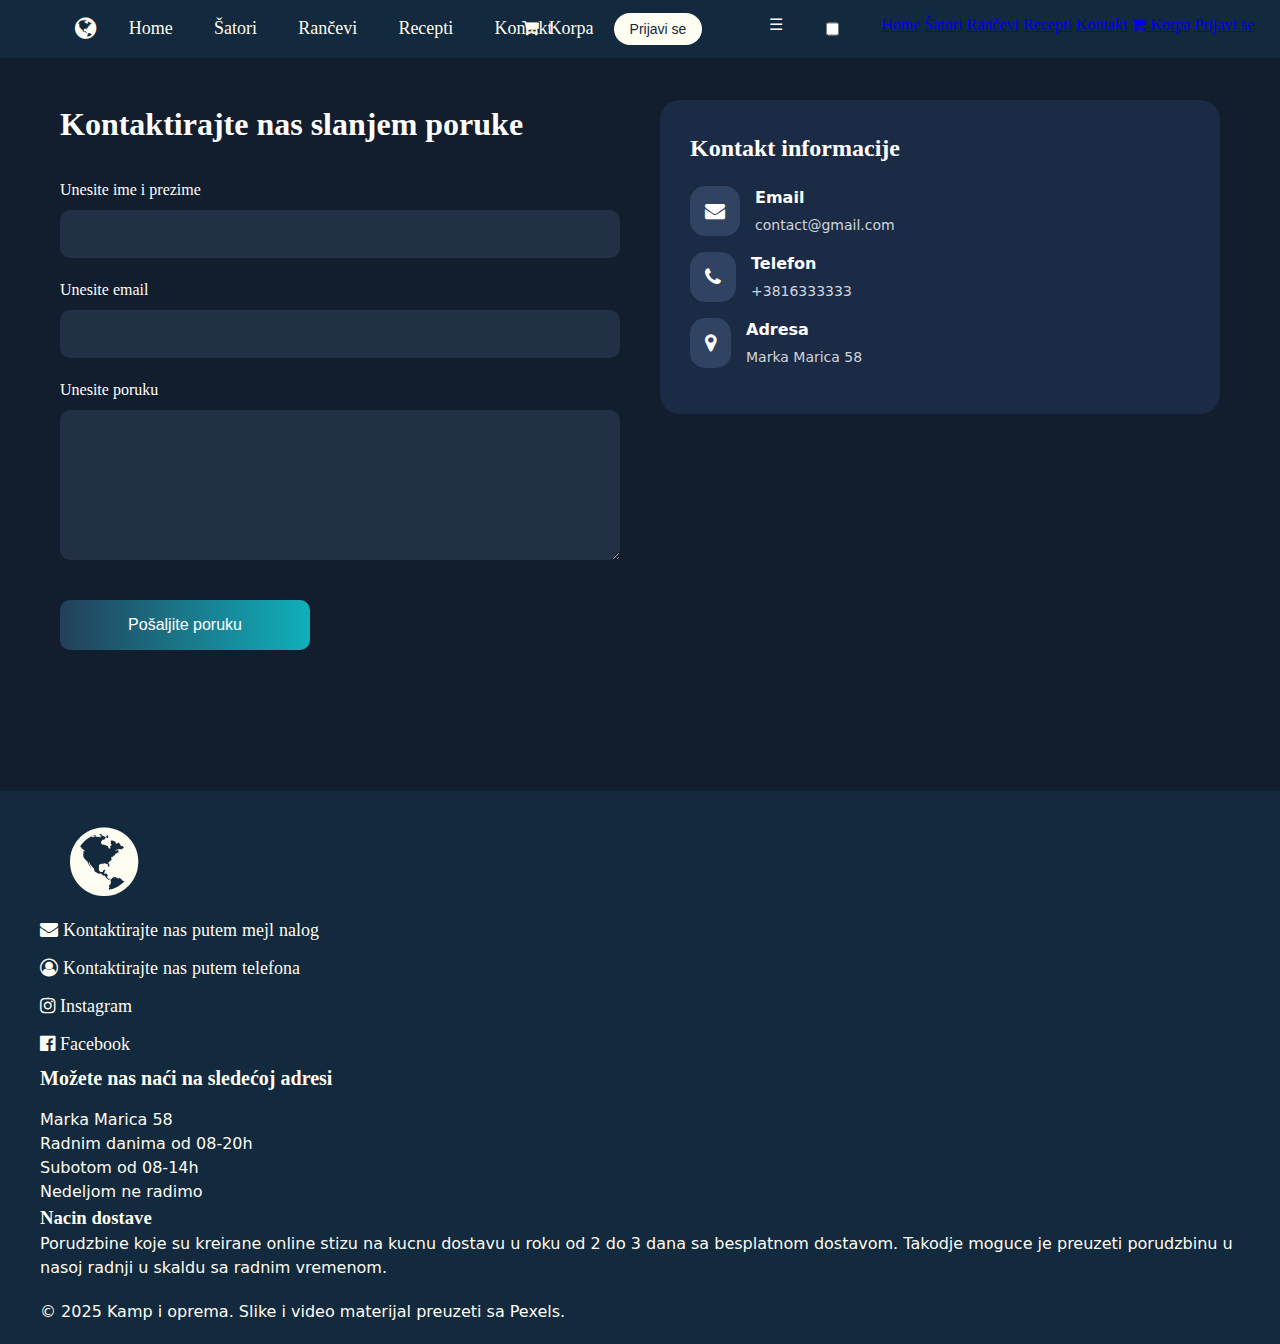
<file: kontakt.html>
<!DOCTYPE html>
<html lang="en">
<head>
    <meta charset="UTF-8">
    <meta name="viewport" content="width=device-width, initial-scale=1.0">
    <link rel="stylesheet" href="https://cdnjs.cloudflare.com/ajax/libs/font-awesome/4.7.0/css/font-awesome.min.css">

    <title>Kontakt</title>
    <link rel="stylesheet" href="/css/home.css">
    <link rel="stylesheet" href="/css/kontakt.css">
</head>
<body>
   
    <header style="width: 100%;">
        <nav>
            <div class="nav-levo">
                <i id="planeta" class="fa fa-globe" aria-hidden="true"></i>
                <a href="index.html">Home</a>
                <a href="satori.html">Šatori</a>
                <a href="rancevi.html">Rančevi</a>
                <a href="recepti.html">Recepti</a>
                <a href="kontakt.html">Kontakt</a>
            </div>
            <div class="nav-desno">
                <a href="korpa.html"><i class="fa fa-shopping-cart" aria-hidden="true"></i> Korpa</a>
                <button><a href="prijava.html">Prijavi se</a></button>
            </div>
            <label for="menu-toggle" class="hamburger">&#9776;</label>
            <input type="checkbox" id="menu-toggle" />

            <div class="hamburger-menu">
                    <a href="index.html">Home</a>
                    <a href="satori.html">Šatori</a>
                    <a href="rancevi.html">Rančevi</a>
                    <a href="recepti.html">Recepti</a>
                    <a href="kontakt.html">Kontakt</a>
                    <a href="korpa.html"><i class="fa fa-shopping-cart" aria-hidden="true"></i> Korpa</a>
                    <a href="prijava.html">Prijavi se</a>
            </div>
        </nav>
    </header>

    <section class="kontakt-podaci">
        <div class="levo">
            <h2>Kontaktirajte nas slanjem poruke</h2>
            <div class="forma">
                <div class="input-group">
                    <label for="">Unesite ime i prezime</label>
                    <input type="text">
                </div>
                
                <div class="input-group">
                    <label for="">Unesite email</label>
                    <input type="email">
                </div>
                
                <div class="input-group">
                    <label for="">Unesite poruku</label>
                    <textarea name="poruka" id="poruka"></textarea>
                </div>

                <button class="posalji">Pošaljite poruku</button>
                
            </div>
        </div>
        <div class="desno">
            <div class="gore">
                <h4>Kontakt informacije</h4>
                <div class="ikonicaText">
                    <div class="ikonica">
                        <i class="fa fa-envelope" aria-hidden="true"></i>
                    </div>
                    <div class="tekst">
                        <p>Email</p>
                        <p>contact@gmail.com</p>
                    </div>
                </div>

                <div class="ikonicaText">
                    <div class="ikonica">
                        <i class="fa fa-phone" aria-hidden="true"></i>
                    </div>
                    
                    <div class="tekst">
                        <p>Telefon</p>
                        <p>+3816333333</p>
                    </div>
                </div>

                <div class="ikonicaText">
                    <div class="ikonica">
                        <i class="fa fa-map-marker" aria-hidden="true"></i>
                    </div>
                    
                    <div class="tekst">
                        <p>Adresa</p>
                        <p>Marka Marica 58</p>
                    </div>
                </div>
            </div>
            <div class="dole">
                <iframe src="https://www.google.com/maps/embed?pb=!1m18!1m12!1m3!1d11595.39119118386!2d21.4130556!3d43.40111055!2m3!1f0!2f0!3f0!3m2!1i1024!2i768!4f13.1!3m3!1m2!1s0x4755d81d8563cc19%3A0x748997d6106db7e5!2z0IjQsNGB0YLRgNC10LHQsNGG!5e0!3m2!1ssr!2srs!4v1744486342048!5m2!1ssr!2srs" width="600" height="450" style="border:0;" allowfullscreen="" loading="lazy" referrerpolicy="no-referrer-when-downgrade"></iframe>
            </div>
        </div>
    </section>

    <footer>
        <div class="footer">
            <div class="socials">
                <i class="fa fa-globe" aria-hidden="true" style="font-size:80px; padding:10px 50px 10px 30px;"></i>
            <div class="f-desno">
                <i class="fa fa-envelope" aria-hidden="true"><a href="mailto:mejl@gmail">Kontaktirajte nas putem mejl nalog</a></i>
                <i class="fa fa-user-circle-o" aria-hidden="true"><a href="tel:+38165656565">Kontaktirajte nas putem telefona</a></i>
                <i class="fa fa-instagram" aria-hidden="true"><a href="https://www.instagram.com/">Instagram</a></i>
                <i class="fa fa-facebook-official" aria-hidden="true"><a href="https://www.facebook.com/">Facebook</a></i>
                
            </div>
            </div>
            
            <div class="f-levo">
                <h3>Možete nas naći na sledećoj adresi</h3>
                
                <p>Marka Marica 58</p>
                <p>Radnim danima od 08-20h</p>
                <p>Subotom od 08-14h</p>
                <p>Nedeljom ne radimo</p>
            </div>
            <div class="dostava">
                <h3>Nacin dostave</h3>
                <p>Porudzbine koje su kreirane online stizu na kucnu dostavu u roku od 2 do 3 dana sa besplatnom dostavom. Takodje moguce je preuzeti porudzbinu u nasoj radnji u skaldu sa radnim vremenom.</p>
            </div>
            
        </div>
   
        <p class="klasap">&copy; 2025 Kamp i oprema. Slike i video materijal preuzeti sa Pexels.</p>

    </footer>

</body>
</html>
</file>
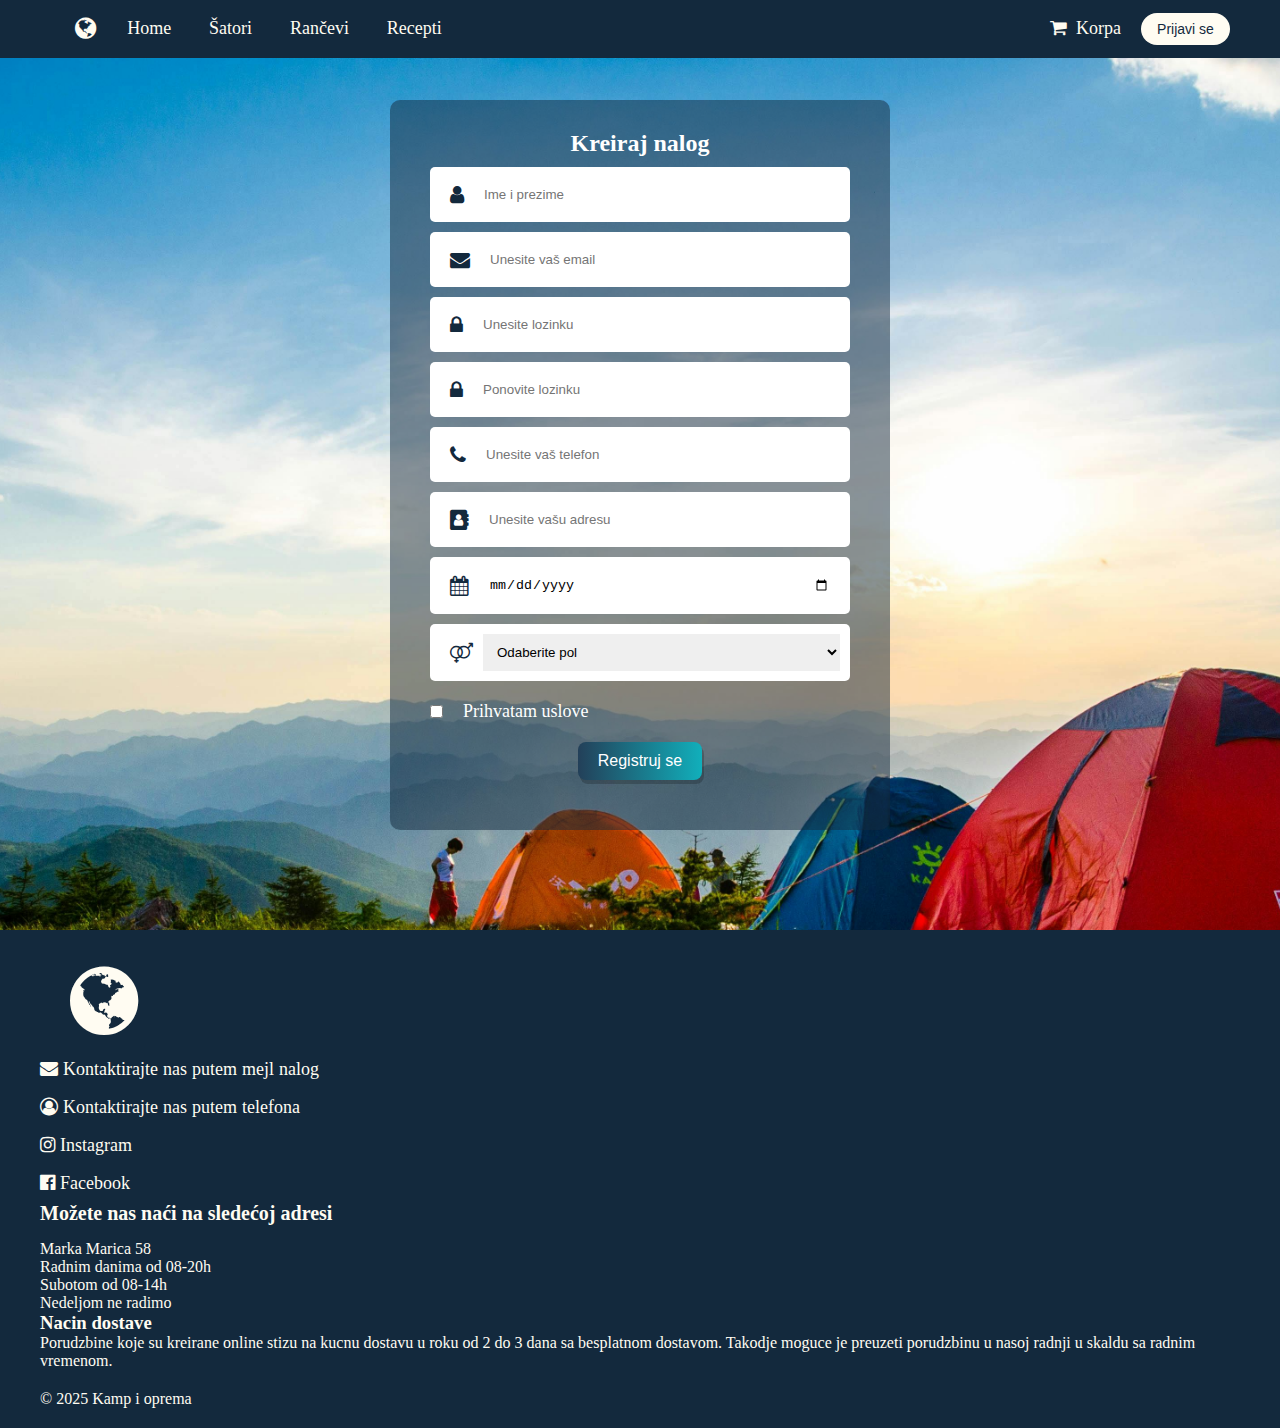
<file: registracija.html>
<!DOCTYPE html>
<html lang="en">
<head>
    <meta charset="UTF-8">
    <meta name="viewport" content="width=device-width, initial-scale=1.0">
    <link rel="stylesheet" href="https://cdnjs.cloudflare.com/ajax/libs/font-awesome/4.7.0/css/font-awesome.min.css">

    <title>Registracija</title>
    <link rel="stylesheet" href="css/home.css">
    <link rel="stylesheet" href="css/registracija.css">
</head>
<body>
    <header style="width: 100%;">
        <nav>
            <div class="nav-levo">
                <i class="fa fa-globe" aria-hidden="true"></i>
                <a href="index.html">Home</a>
                <a href="satori.html">Šatori</a>
                <a href="rancevi.html">Rančevi</a>
                <a href="recepti.html">Recepti</a>
            </div>
            <div class="nav-desno">
                <a href="korpa.html"><i class="fa fa-shopping-cart" aria-hidden="true"></i> Korpa</a>
                <button><a href="prijava.html">Prijavi se</a></button>
            </div>
        </nav>
    </header>
    <section class="registracija-section">
        <h2>Kreiraj nalog</h2>
        <div class="form-container">
            <form >
                <div class="input-group">
                    <i class="fa fa-user" aria-hidden="true"></i>
                    <input type="text" name="ime_prezime" placeholder="Ime i prezime" required><br>
                </div>
                
                <div class="input-group">
                    <i class="fa fa-envelope" aria-hidden="true"></i>
                    <input type="email" name="email" placeholder="Unesite vaš email" required><br>
                </div>
                
                <div class="input-group">
                    <i class="fa fa-lock" aria-hidden="true"></i>
                    <input type="password" name="lozinka" placeholder="Unesite lozinku" required><br>
                </div>
                
                <div class="input-group">
                    <i class="fa fa-lock" aria-hidden="true"></i>
                    <input type="password" name="ponovi_lozinku" placeholder="Ponovite lozinku" required><br>
                </div>
                
                <div class="input-group">
                    <i class="fa fa-phone" aria-hidden="true"></i>
                    <input type="text" name="telefon" placeholder="Unesite vaš telefon" required><br>
                </div>
                
                <div class="input-group">
                    <i class="fa fa-address-book" aria-hidden="true"></i>
                    <input type="text" name="adresa" placeholder="Unesite vašu adresu" required><br>
                </div>
                
                <div class="input-group">
                    <i class="fa fa-calendar" aria-hidden="true"></i>
                    <input type="date" name="datum_rodjenja" placeholder="Unesite vaš datum rođenja" required><br>
                </div>
                
                <div class="input-group">
                    <i class="fa fa-venus-mars" aria-hidden="true"></i>
                    <select name="pol" required>  
                        <option value="" disabled selected>Odaberite pol</option>
                        <option value="muski">Muški</option>
                        <option value="zenski">Ženski</option>
                    </select><br>
                </div>

                <div class="uslovi">
                    <input type="checkbox" name="prihvatam" id="prihvatam" required />
                    <label for="prihvatam">Prihvatam uslove</label>
                </div>
                
                <button class="dugme-submit">Registruj se</button>
                
            </form>
        </div>

    </section>
    
    <footer>
        <div class="footer">
            <div class="socials">
                <i class="fa fa-globe" aria-hidden="true" style="font-size:80px; padding:10px 50px 10px 30px;"></i>
            <div class="f-desno">
                <i class="fa fa-envelope" aria-hidden="true"><a href="mailto:mejl@gmail">Kontaktirajte nas putem mejl nalog</a></i>
                <i class="fa fa-user-circle-o" aria-hidden="true"><a href="tel:+38165656565">Kontaktirajte nas putem telefona</a></i>
                <i class="fa fa-instagram" aria-hidden="true"><a href="https://www.instagram.com/">Instagram</a></i>
                <i class="fa fa-facebook-official" aria-hidden="true"><a href="https://www.facebook.com/">Facebook</a></i>
                
            </div>
            </div>
            
            <div class="f-levo">
                <h3>Možete nas naći na sledećoj adresi</h3>
                
                <p>Marka Marica 58</p>
                <p>Radnim danima od 08-20h</p>
                <p>Subotom od 08-14h</p>
                <p>Nedeljom ne radimo</p>
            </div>
            <div class="dostava">
                <h3>Nacin dostave</h3>
                <p>Porudzbine koje su kreirane online stizu na kucnu dostavu u roku od 2 do 3 dana sa besplatnom dostavom. Takodje moguce je preuzeti porudzbinu u nasoj radnji u skaldu sa radnim vremenom.</p>
            </div>
            
        </div>
   
    <p>&copy; 2025 Kamp i oprema</p>
</footer>
</body>
</html>
</file>
<file: css/home.css>
* {
    margin: 0;
    padding: 0;
    box-sizing: border-box;
}
nav { 
    background: #13293D;
    width: 100%;
    padding: 1% 2%;
    display: flex;
    justify-content: space-between;
    position: fixed;
    top: 0;
    z-index: 999;
}

.nav-levo {
    display: flex;
    align-items: center;
    gap: 25px;
    padding-left: 4%;
}

.nav-levo i {
    font-size: 25px;
    color:  #fffcf2;
}

.nav-levo a {
    color: #fffcf2;
    text-decoration: none;
    font-size: 18px;
    padding-left: 2%;
    padding-right: 2%;
}

.nav-levo a:hover {
    border-bottom: 2px solid #fffcf2;
}

.nav-desno {
    display: flex;
    align-items: center;
    gap: 20px;
    padding-right: 2%;
}

.nav-desno a {
    color: #fffcf2;
    text-decoration: none;
    font-size: 18px;
}
.nav-desno a:hover {
    border-bottom: 2px solid #fffcf2;
}

.nav-desno i {
    margin-right: 5px;
}

.nav-desno button {
    background-color: #fffcf2;
    border: none;
    border-radius: 20px;
    padding: 8px 16px;
    cursor: pointer;
}

.nav-desno button a {
    color: #13293D;
    text-decoration: none;
    font-weight: 400;
    font-size: 14px;
}
/*hero sekcija*/
video {
    object-fit: cover;
    width: 100%;
    height: 100%;
    position: fixed;
    z-index: -1;
}
.hero {
    z-index: 1;
    height: 100vh;
    width: 100%;
    display: flex;
    flex-direction: column;
    justify-content: center;
    align-items: center;
    box-shadow: inset 0 0 0 1000px rgba(0, 0, 0, 0.5);
}
.hero > h1 {
    color: #fffcf2;
    font-size: 80px;
}
.hero > p {
    margin-top: 8px;
    color: #fffcf2;
    font-size: 28px;
    font-family: 'Trebuchet MS', 'Lucida Sans Unicode', 'Lucida Grande',
      'Lucida Sans', Arial, sans-serif;
}
.hero >p,.hero>h1{
    margin: 40px;
}
.hero-button button{
    background-color: #13293D;
    border: none;
    border-radius: 20px;
    padding: 8px 16px;
    cursor: pointer;
    border: none;
}
.hero-button button a{
    color:  #fffcf2;
    text-decoration: none;
    font-size: 150%;
}
.s2-container{
    width: 100%;
    background-color:#13293D;
    display: flex;
    flex-direction: column;
    color: #fffcf2;
    padding: 30px 20px;
}
.s2-container h2{
    text-align: center;
    padding-bottom: 30px;
    padding-top: 20px;
}
.s2-l-slika, .s2-r-slika{
    width: 20%;
    border-radius: 5%;
}
.s2-left, .s2-right{
    display: flex;
    flex-direction: row;
    padding: 25px 50px;
}
.s2-right-text, .s2-left-text{
    display: flex;
    flex-direction: column;
    margin: 0px 20px;
    gap: 15px;
    text-align: justify;
}
/*3.SEKCIJA */
.s3-container{
    display: flex;
    flex-direction: column;
    align-items: center;
    color: #fffcf2;
    padding: 30px 20px;
    box-shadow: inset 0 0 0 1000px rgba(0, 0, 0, 0.5);
}
.s3-container h2{
    text-align: center;
    padding-bottom: 10px;
    padding-top: 10px;
    color: #13293D;/*rgb(215, 215, 174)*/
    background-color:rgb(204, 204, 183);
    width: 20%;
    border-radius: 10px;
}
.all-box{
    display: flex;
    flex-direction: row;
    margin: 20px 5px;
    gap: 20px;
}
.box{ 
    background-color: #13293D ;
    border-radius: 5%;
    font-size: 15px;
    box-shadow: 5px 5px 10px rgb(123, 120, 120);
   
}
.box:hover{
    transform: scale(1.05);
    transition: 0.5s;
}
.box-img img{
    border: white solid 2px;
    border-radius: 5%;
    width: 100%;
}
.box-img{
    margin: 12px;
}
.box-opis{
    margin: 10px 30px;
    text-align: justify;
}
.box-opis h3{
    text-align: center; 
}
/*CITAT 174700  69a54d*/
.quote {
    width: 100%;
    background-color: rgb(215, 215, 174);
    text-align: center;
    padding: 40px 0;
}

.citat {
    display: inline-block;
    background-color: #13293D;
    color: #fffcf2;
    padding: 20px 30px;
    border-radius: 10px;
    max-width: 80%;
    text-align: center;
    box-shadow: 0 4px 8px rgba(0, 0, 0, 0.2);
}
/*  samo svuda dodaj #
    teget: 13293D
    zelena: 4d8b31
    flora white: fffcf2
    slate grey: 878e99
    bez: rgb(215, 215, 174) ili rgb(215, 215, 174)
*/
/*FOOTER*/
footer {
    display: flex;
    flex-direction: row;
    justify-content: space-between;
    align-items: flex-start;
    background-color: #13293D;
    color: #fffcf2;
    padding: 20px 40px;
    flex-wrap: wrap;
    gap: 20px;
}

.f-desno,
.f-levo {
    flex: 1;
    min-width: 300px;
}

.f-desno i {
    display: block;
    margin-right: 10px;
    margin-top: 10px;
    font-size: 18px;
    color: #fffcf2;
    padding-bottom: 10px;
}

.f-desno a {
    color: #fffcf2;
    text-decoration: none;
    margin-left: 5px;
    padding-bottom: 20px;
}

.f-desno p {
    margin: 5px 0;
    padding-bottom: 10px;
}

.f-desno i a {
    margin-left: 5px;
    color: #fffcf2;
    text-decoration: none;
}

.f-levo h3 {
    margin-bottom: 15px;
    font-size: 20px;
}

.f-levo iframe {
    width: 100%;
    height: 200px;
    border: none;
    border-radius: 10px;
    box-shadow: 0 4px 8px rgba(0,0,0,0.3);
}
</file>
<file: css/kontakt.css>
body {
    margin: 0;
    padding: 0;
    background-color: #121e2d; 
    color: white;
    font-size: 1rem; 
    line-height: 1.5;
}
p{
    font-family: system-ui, -apple-system, BlinkMacSystemFont, 'Segoe UI', Roboto, Oxygen, Ubuntu, Cantarell, 'Open Sans', 'Helvetica Neue', sans-serif;
    }
.kontakt-podaci {
    display: flex;
    justify-content: center;
    align-items: flex-start;
    gap: 2.5rem;
    padding: 3.125rem 1.25rem;
    flex-wrap: wrap;
    margin-top: 3.125rem;
    max-width: 75rem; /* 1200px */
    margin-left: auto;
    margin-right: auto;
    box-sizing: border-box;
}

.levo, .desno {
    flex: 1;
    min-width: 18.75rem; /* 300px */
    box-sizing: border-box;
}

.levo h2 {
    font-size: 2rem;
    margin-bottom: 1.875rem; 
}

.forma .input-group {
    display: flex;
    flex-direction: column;
    margin-bottom: 1.25rem;
}

.forma .input-group label {
    margin-bottom: 0.5rem; /* 8px */
    font-weight: 400;
    font-size: 1rem;
}

.forma .input-group input,
.forma .input-group textarea {
    background-color: #223046;
    border: none;
    padding: 0.9375rem; /* 15px */
    border-radius: 0.625rem; /* 10px */
    color: white;
    font-size: 1rem;
    width: 100%;
    box-sizing: border-box;
}

.forma .input-group textarea {
    min-height: 9.375rem; /* 150px */
    resize: vertical;
}
/*
.forma::after {
    content: "Pošaljite poruku";
    display: block;
    margin-top: 20px;
    width: 50%;
    height: 50px;
    background-color: #3972ff;
    border-radius: 10px;
    text-align: center;
    line-height: 50px;
    color: white;
    font-weight: 400;
    cursor: pointer;
    margin: 0 auto;
}
*/
.posalji{
    margin-top: 1.25rem; /* 20px */
    width: 100%;
    max-width: 15.625rem; /* 250px */
    height: 3.125rem; /* 50px */
    background-image: linear-gradient(to right, #234059, #11afbb);
    border-radius: 0.625rem;
    text-align: center;
    line-height: 3.125rem;
    font-size: 1rem;
    color: white;
    font-weight: 400;
    cursor: pointer;
    border: none;
}
.posalji:hover {
    transform: scale(1.02);
}
.desno .gore {
    background-color: #1c2b45;
    padding: 1.875rem; /* 30px */
    border-radius: 1.25rem; /* 20px */
    margin-bottom: 1.25rem; /* 20px */
}

.gore h4 {
    font-size: 24px;
    margin-bottom: 20px;
}

.ikonicaText {
    display: flex;
    align-items: center;
    margin-bottom: 1rem;
}

.ikonica {
    background-color: #304362;
    border-radius: 0.9375rem; /* 15px */
    padding: 0.9375rem; /* 15px */
    margin-right: 0.9375rem; /* 15px */
    display: flex;
    align-items: center;
    justify-content: center;
}

.ikonica i {
    font-size: 1.25rem;
    color: #ffffff;
}

.tekst p:first-child {
    font-weight: bold;
    margin-bottom: 0.3125rem; /* 5px */
    font-size: 1rem;
}

.tekst p:last-child {
    color: #d0d4db;
    font-size: 0.875rem;
}

.dole iframe {
    width: 100%;
    height: 18.75rem; /* 300px */
    border-radius: 1.25rem; /* 20px */
}
@media(max-width: 768px){
    .kontakt-podaci {
        display: flex;
        flex-direction: column;
        justify-content: center;
        align-items: flex-start;
        gap: 1.875rem; 
        padding: 1.25rem 0.9375rem; 
        margin-top:6rem; 
    }
    .levo, .desno {
        width: 100%;
        padding: 0;
    }
    
    .forma .input-group input,
    .forma .input-group textarea {
        padding: 0.75rem; /* 12px */
    }
    
    .desno .gore {
        padding: 1.25rem; /* 20px */
    }
    
    .ikonicaText {
        align-items: flex-start;
    }
    
    .posalji {
        max-width: none;
    }
}
@media (max-width: 480px) { 
    .kontakt-podaci {
        padding: 0.9375rem 0.625rem; /* 15px 10px */
    }
    
    .levo h2 {
        font-size: 1.375rem; /* 22px */
        margin-bottom: 1.25rem; /* 20px */
    }
    
    .gore h4 {
        font-size: 1.25rem; /* 20px */
    }
    
    .ikonica {
        padding: 0.75rem; /* 12px */
    }
    
    .forma .input-group label {
        font-size: 0.9375rem; /* 15px */
    }
    
    .tekst p:first-child {
        font-size: 0.9375rem; /* 15px */
    }
    
    .tekst p:last-child {
        font-size: 0.8125rem; /* 13px */
    }
}
</file>
<file: css/registracija.css>
body{
    background-image: url("../images/loginPozadina.jpg");
    background-size: cover;
    background-position: bottom;
    background-repeat: no-repeat;
}
.registracija-section{
    background-color: rgba(19, 41, 61, 0.5);
    margin: 100px auto;
    padding: 30px;
    border-radius: 10px;
    max-width: 500px;
}
.registracija-section h2{
    color: white;
    text-align: center;
}
.input-group{
    display: flex;
    align-items: center;
    background-color: #fff;
    padding: 10px;
    margin: 10px;
    border-radius: 5px;
}
.input-group i{
    font-size: 20px;
    margin: 0 10px;
    color: #13293D;
}
.input-group input{
    padding: 10px;
    border: none;
    border-radius: 5px;
    background-color: #fff;
    width: 100%;
}
.input-group input:focus{
    outline: none;
    border: none;
}
.input-group select{
    width: 100%;
    padding: 10px;
    border: none;
}
.form-container{
    text-align: center;
}
.uslovi{
    color: white;
    display: flex;
     align-items: center;
     justify-content: flex-start;
     margin: 20px 20px 20px 10px;
     font-size: 14px;
     flex-direction: row;
     gap: 20px;
     font-size: 18px;
}
.dugme-submit{
    display: block;
    margin: 20px auto;
    padding: 10px 20px;
    border: none;
    border-radius: 8px;
    background-image: linear-gradient(to right, #234059, #11afbb);
    color: white;
    box-shadow: 2px 4px 0px rgba(0, 0, 0, 0.2);
    cursor: pointer;
    font-size: medium;
}

.dugme-submit:hover {
    opacity: 0.9;
    transform: scale(1.05);
}
</file>
